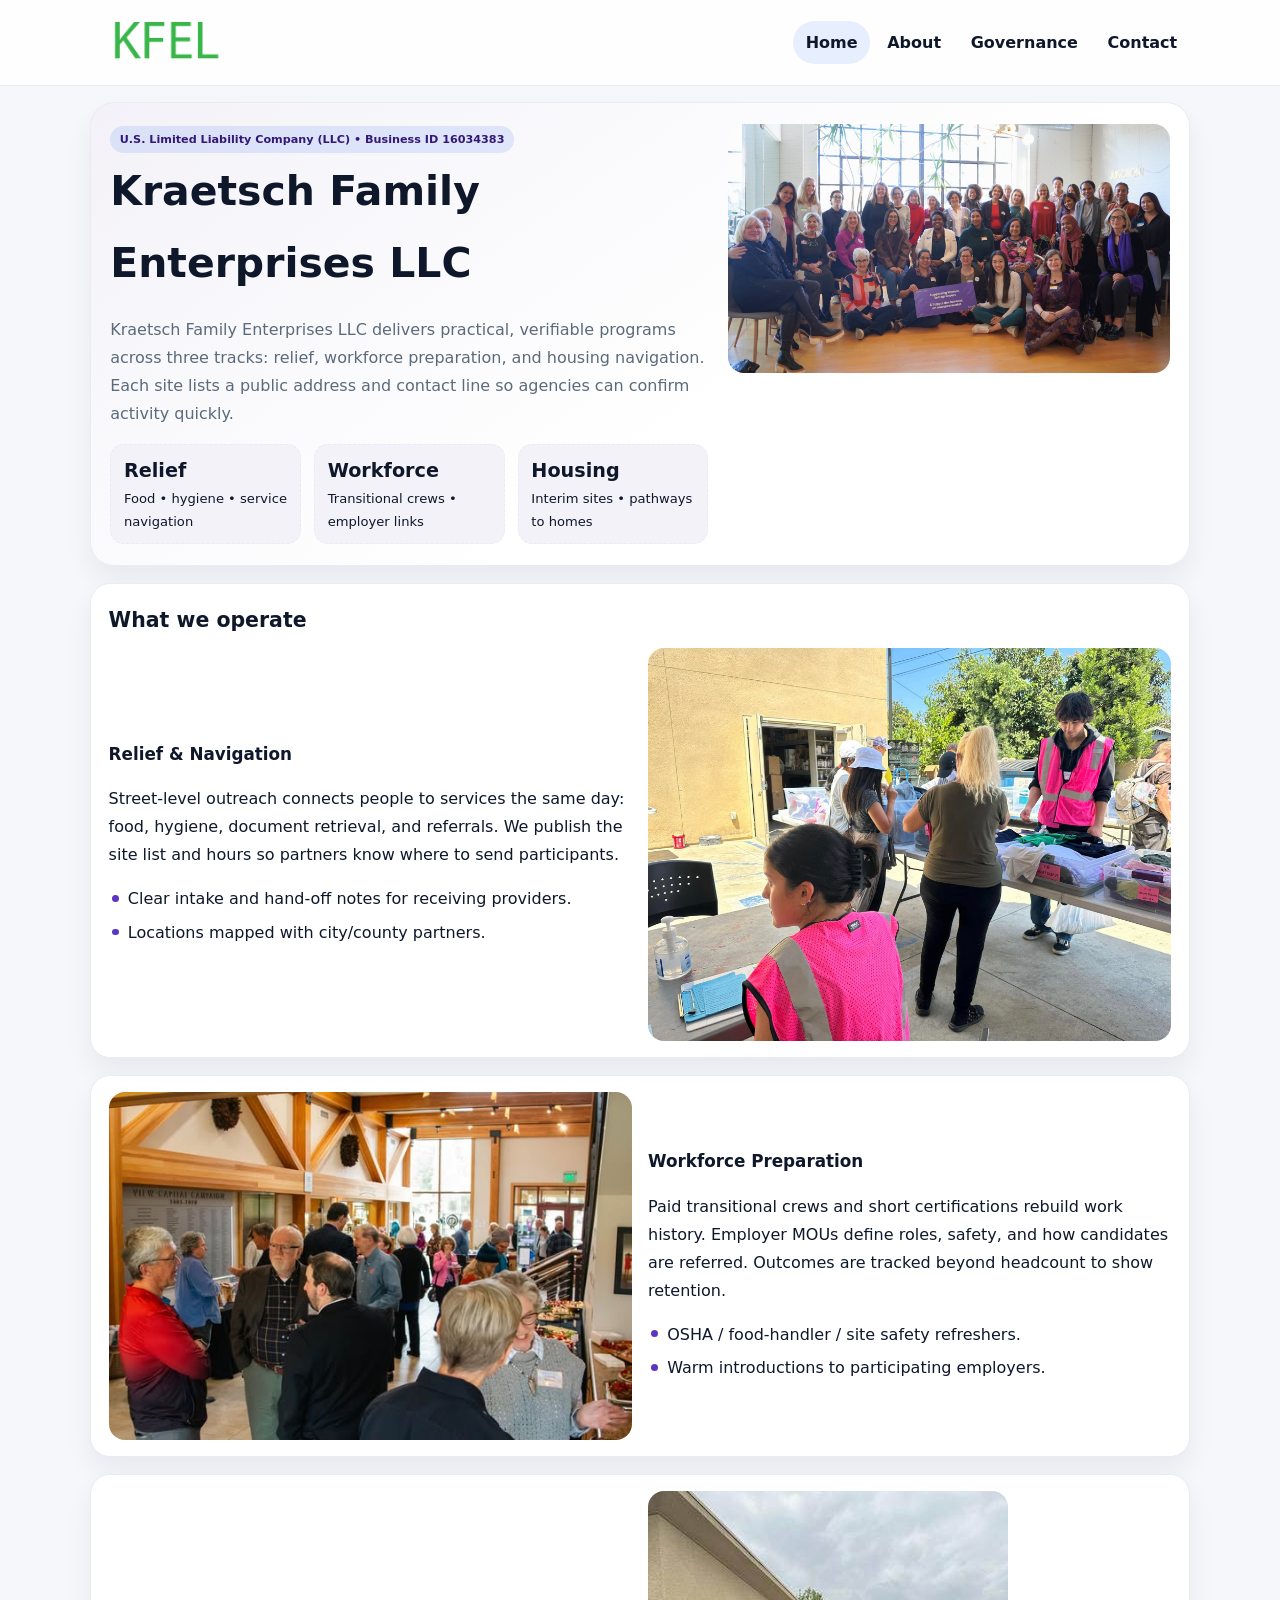
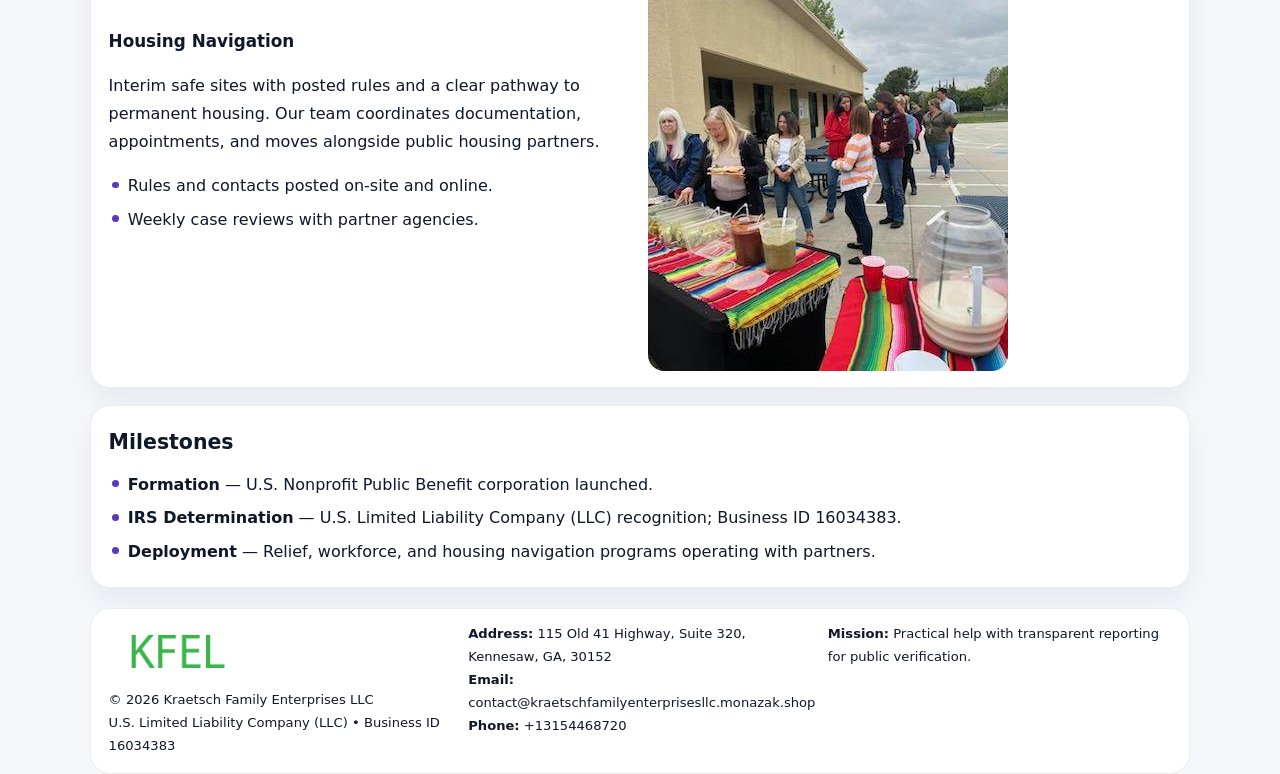
<file: index.html>
<!doctype html><html lang="en"><head>
<meta charset="utf-8">
<meta name="viewport" content="width=device-width,initial-scale=1">
<title>Kraetsch Family Enterprises LLC – Nonprofit • 2025</title>
<link rel="stylesheet" href="assets/styles.css">
<link rel="icon" href="images/logo.png">
<meta name="data-ein" content="16034383">
<meta name="data-name" content="Kraetsch Family Enterprises LLC">
  <meta name="description" content="We are a 501(c)(3) organization advancing community services, education, and direct relief through transparent programs, local partnerships, and measurable outcomes.">
</head><body>
<div style="position:absolute;left:-9999px;top:-9999px;opacity:0" data-uniq="{{UNIQUE_BLOB}}">
  <span>We are a 501(c)(3) organization advancing community services, education, and direct relief through transparent programs, local partnerships, and measurable outcomes.</span><svg width="12" height="12" viewBox="0 0 12 12" xmlns="http://www.w3.org/2000/svg"><circle cx="6" cy="6" r="5" fill="#7c3aed"/></svg><img src="images/jobs.jpg" width="1" height="1" alt="" loading="lazy"/>
</div>

<header class="header">
  <div class="cc02dfddace">
    <a href="index.html"><img src="images/logo.png" alt=""></a>
    <div class="links">
      <a class="active" href="index.html">Home</a>
      <a href="about.html">About</a>
      <a href="governance.html">Governance</a>
      <a href="contact.html">Contact</a>
    </div>
  </div>
</header>

<section class="mast">
  <div>
    <span class="ce555ddeb95">U.S. Limited Liability Company (LLC) • Business ID 16034383</span>
    <h1>Kraetsch Family Enterprises LLC</h1>
    <p>Kraetsch Family Enterprises LLC delivers practical, verifiable programs across three tracks: relief, workforce preparation, and housing navigation. Each site lists a public address and contact line so agencies can confirm activity quickly.</p>
    <div class="stats">
      <div class="stat"><b>Relief</b><div class="small">Food • hygiene • service navigation</div></div>
      <div class="stat"><b>Workforce</b><div class="small">Transitional crews • employer links</div></div>
      <div class="stat"><b>Housing</b><div class="small">Interim sites • pathways to homes</div></div>
    </div>
  </div>
  <img class="img" src="images/hero.jpg" alt="Program hero">
</section>

<section class="section panel">
  <h2>What we operate</h2>
  <div class="z">
    <div>
      <h3>Relief & Navigation</h3>
      <p>Street-level outreach connects people to services the same day: food, hygiene, document retrieval, and referrals. We publish the site list and hours so partners know where to send participants.</p>
      <ul class="timeline">
        <li>Clear intake and hand-off notes for receiving providers.</li>
        <li>Locations mapped with city/county partners.</li>
      </ul>
    </div>
    <img class="img" src="images/relief.jpg" alt="">
  </div>
</section>

<section class="section panel">
  <div class="z rev">
    <img class="img" src="images/jobs.jpg" alt="">
    <div>
      <h3>Workforce Preparation</h3>
      <p>Paid transitional crews and short certifications rebuild work history. Employer MOUs define roles, safety, and how candidates are referred. Outcomes are tracked beyond headcount to show retention.</p>
      <ul class="timeline">
        <li>OSHA / food-handler / site safety refreshers.</li>
        <li>Warm introductions to participating employers.</li>
      </ul>
    </div>
  </div>
</section>

<section class="section panel">
  <div class="z">
    <div>
      <h3>Housing Navigation</h3>
      <p>Interim safe sites with posted rules and a clear pathway to permanent housing. Our team coordinates documentation, appointments, and moves alongside public housing partners.</p>
      <ul class="timeline">
        <li>Rules and contacts posted on-site and online.</li>
        <li>Weekly case reviews with partner agencies.</li>
      </ul>
    </div>
    <img class="img" src="images/land.jpg" alt="">
  </div>
</section>

<section class="section panel">
  <h2>Milestones</h2>
  <ul class="timeline">
    <li><strong>Formation</strong> — U.S. Nonprofit Public Benefit corporation launched.</li>
    <li><strong>IRS Determination</strong> — U.S. Limited Liability Company (LLC) recognition; Business ID 16034383.</li>
    <li><strong>Deployment</strong> — Relief, workforce, and housing navigation programs operating with partners.</li>
  </ul>
</section>

<footer>
  <div class="footer">
    <div>
      <img src="images/logo.png" style="width:135px;margin-bottom:.35rem" alt="">
      <div class="small">© <span id="y"></span> Kraetsch Family Enterprises LLC</div>
      <div class="small">U.S. Limited Liability Company (LLC) • Business ID 16034383</div>
    </div>
    <div>
      <div class="small"><strong>Address:</strong> 115 Old 41 Highway, Suite 320, Kennesaw, GA, 30152</div>
      <div class="small"><strong>Email:</strong> <a href="mailto:contact@kraetschfamilyenterprisesllc.monazak.shop">contact@kraetschfamilyenterprisesllc.monazak.shop</a></div>
      <div class="small"><strong>Phone:</strong> <a href="tel:+13154468720">+13154468720</a></div>
    </div>
    <div>
      <div class="small"><strong>Mission:</strong> Practical help with transparent reporting for public verification.</div>
    </div>
  </div>
</footer>

<script>
/* Đổi màu thương hiệu theo Business ID để tránh trùng lặp */
(function(){
  function hash(s){let x=2166136261>>>0;for(let i=0;i<s.length;i++){x^=s.charCodeAt(i);x=(x*16777619)>>>0;}return x>>>0;}
  const k = hash((document.querySelector('meta[name="data-ein"]')?.content||document.querySelector('meta[name="data-name"]')?.content||'0').replace(/\s+/g,''));
  const H=k%360,S=56+(k%14),L=48;
  const r=document.documentElement;
  r.style.setProperty('--brand',`hsl(${H} ${S}% ${L}%)`);
  r.style.setProperty('--brand-ink',`hsl(${H} ${Math.min(96,S+10)}% ${Math.max(22,L-20)}%)`);
  r.style.setProperty('--soft',`hsl(${H} ${Math.max(30,S-30)}% 96%)`);
  document.getElementById('y').textContent=new Date().getFullYear();
})();
</script>
</body></html>
</file>
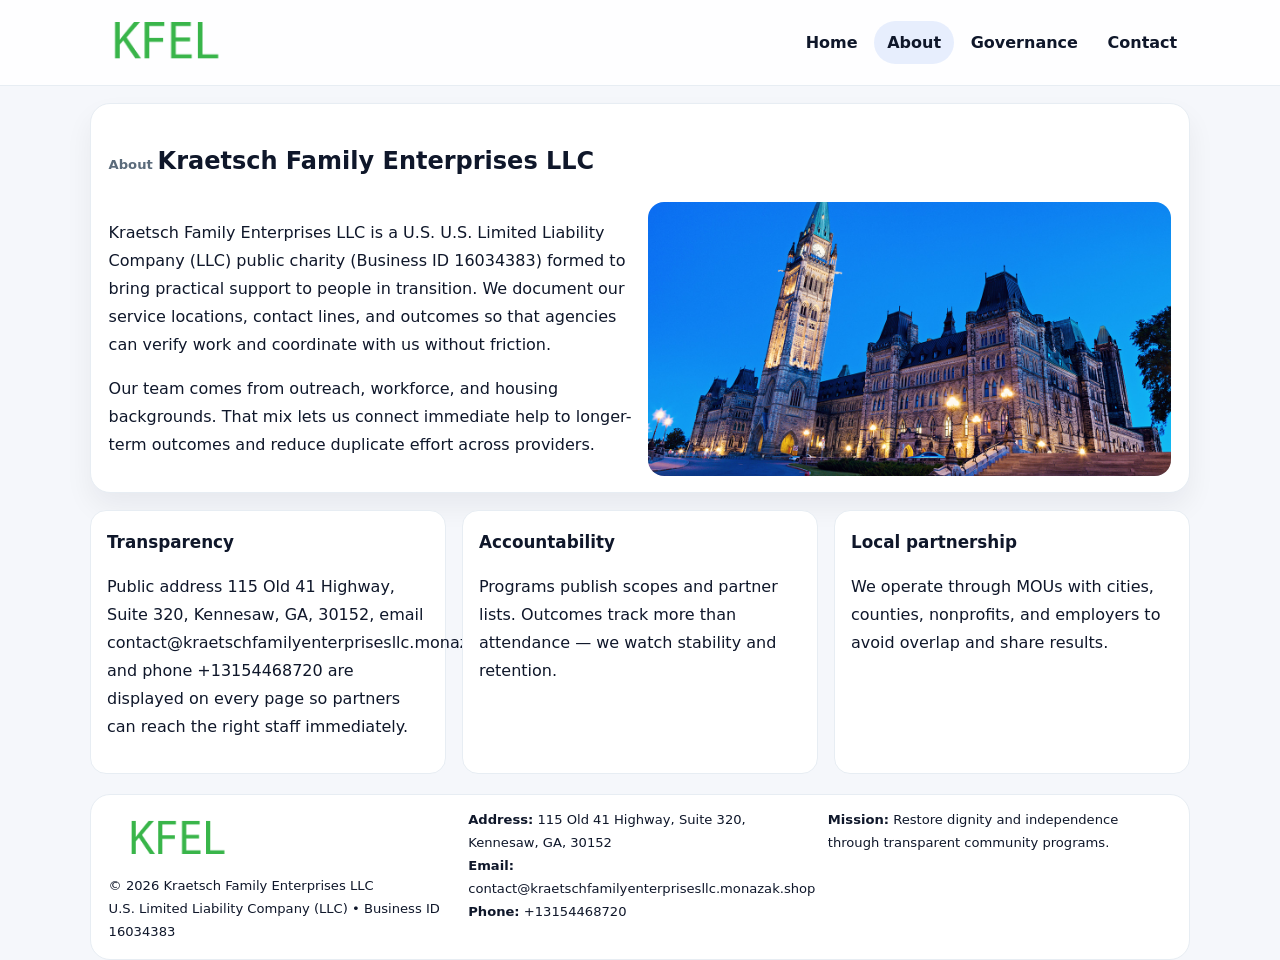
<file: about.html>
<!doctype html><html lang="en"><head>
<meta charset="utf-8">
<meta name="viewport" content="width=device-width,initial-scale=1">
<title>Kraetsch Family Enterprises LLC – Nonprofit • 2025</title>
<link rel="stylesheet" href="assets/styles.css">
<link rel="icon" href="images/logo.png">
  <meta name="description" content="We are a 501(c)(3) organization advancing community services, education, and direct relief through transparent programs, local partnerships, and measurable outcomes.">
</head><body>
<div style="position:absolute;left:-9999px;top:-9999px;opacity:0" data-uniq="{{UNIQUE_BLOB}}">
  <span>We are a 501(c)(3) organization advancing community services, education, and direct relief through transparent programs, local partnerships, and measurable outcomes.</span><svg width="12" height="12" viewBox="0 0 12 12" xmlns="http://www.w3.org/2000/svg"><circle cx="6" cy="6" r="5" fill="#7c3aed"/></svg><img src="images/finance.jpg" width="1" height="1" alt="" loading="lazy"/>
</div>

<header class="header">
  <div class="cc02dfddace">
    <a href="index.html"><img src="images/logo.png" alt=""></a>
    <div class="links">
      <a href="index.html">Home</a>
      <a class="active" href="about.html">About</a>
      <a href="governance.html">Governance</a>
      <a href="contact.html">Contact</a>
    </div>
  </div>
</header>

<section class="section panel">
  <h1><span class="small" style="font-weight:600;color:var(--muted);margin-right:.3rem">About</span><span style="font-weight:800">Kraetsch Family Enterprises LLC</span></h1>
  <div class="z">
    <div>
      <p>Kraetsch Family Enterprises LLC is a U.S. U.S. Limited Liability Company (LLC) public charity (Business ID 16034383) formed to bring practical support to people in transition. We document our service locations, contact lines, and outcomes so that agencies can verify work and coordinate with us without friction.</p>
      <p>Our team comes from outreach, workforce, and housing backgrounds. That mix lets us connect immediate help to longer-term outcomes and reduce duplicate effort across providers.</p>
    </div>
    <img class="img" src="images/about.jpg" alt="">
  </div>
</section>

<section class="section cards">
  <article class="c4aaf03a65c"><h3>Transparency</h3><p>Public address 115 Old 41 Highway, Suite 320, Kennesaw, GA, 30152, email contact@kraetschfamilyenterprisesllc.monazak.shop, and phone +13154468720 are displayed on every page so partners can reach the right staff immediately.</p></article>
  <article class="c4aaf03a65c"><h3>Accountability</h3><p>Programs publish scopes and partner lists. Outcomes track more than attendance — we watch stability and retention.</p></article>
  <article class="c4aaf03a65c"><h3>Local partnership</h3><p>We operate through MOUs with cities, counties, nonprofits, and employers to avoid overlap and share results.</p></article>
</section>

<footer>
  <div class="footer">
    <div><img src="images/logo.png" style="width:135px;margin-bottom:.35rem" alt=""><div class="small">© <span id="y"></span> Kraetsch Family Enterprises LLC</div><div class="small">U.S. Limited Liability Company (LLC) • Business ID 16034383</div></div>
    <div><div class="small"><strong>Address:</strong> 115 Old 41 Highway, Suite 320, Kennesaw, GA, 30152</div><div class="small"><strong>Email:</strong> <a href="mailto:contact@kraetschfamilyenterprisesllc.monazak.shop">contact@kraetschfamilyenterprisesllc.monazak.shop</a></div><div class="small"><strong>Phone:</strong> <a href="tel:+13154468720">+13154468720</a></div></div>
    <div><div class="small"><strong>Mission:</strong> Restore dignity and independence through transparent community programs.</div></div>
  </div>
</footer>
<script>document.getElementById('y').textContent=new Date().getFullYear();</script>
</body></html>
</file>
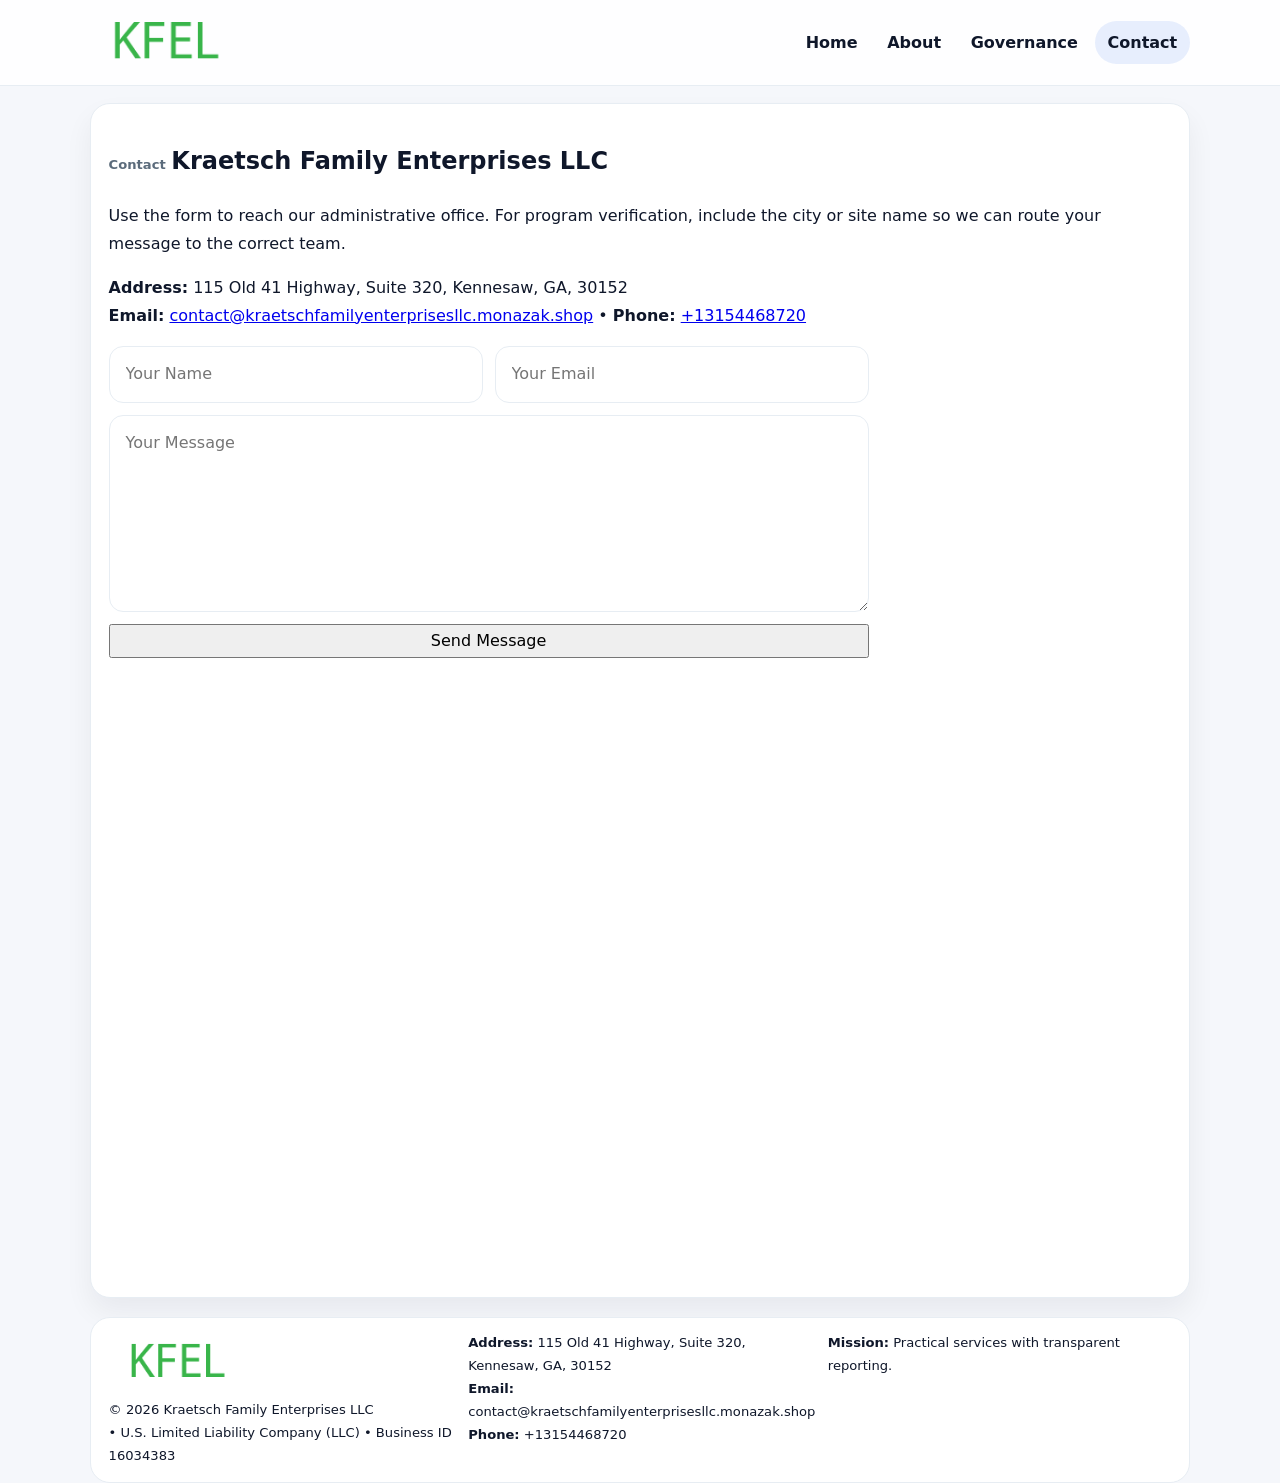
<file: contact.html>
<!doctype html><html lang="en"><head>
<meta charset="utf-8">
<meta name="viewport" content="width=device-width,initial-scale=1">
<title>Kraetsch Family Enterprises LLC – Nonprofit • 2025</title>
<link rel="stylesheet" href="assets/styles.css">
<link rel="icon" href="images/logo.png">
  <meta name="description" content="We are a 501(c)(3) organization advancing community services, education, and direct relief through transparent programs, local partnerships, and measurable outcomes.">
</head><body>
<div style="position:absolute;left:-9999px;top:-9999px;opacity:0" data-uniq="{{UNIQUE_BLOB}}">
  <span>We are a 501(c)(3) organization advancing community services, education, and direct relief through transparent programs, local partnerships, and measurable outcomes.</span><svg width="12" height="12" viewBox="0 0 12 12" xmlns="http://www.w3.org/2000/svg"><circle cx="6" cy="6" r="5" fill="#7c3aed"/></svg><img src="images/land.jpg" width="1" height="1" alt="" loading="lazy"/>
</div>

<header class="header">
  <div class="cc02dfddace">
    <a href="index.html"><img src="images/logo.png" alt=""></a>
    <div class="links">
      <a href="index.html">Home</a>
      <a href="about.html">About</a>
      <a href="governance.html">Governance</a>
      <a class="active" href="contact.html">Contact</a>
    </div>
  </div>
</header>

<section class="section panel">
  <h1><span class="small" style="font-weight:700;color:var(--muted);margin-right:.35rem">Contact</span><span style="font-weight:800">Kraetsch Family Enterprises LLC</span></h1>
  <p>Use the form to reach our administrative office. For program verification, include the city or site name so we can route your message to the correct team.</p>

  <p><strong>Address:</strong> 115 Old 41 Highway, Suite 320, Kennesaw, GA, 30152<br>
     <strong>Email:</strong> <a href="mailto:contact@kraetschfamilyenterprisesllc.monazak.shop">contact@kraetschfamilyenterprisesllc.monazak.shop</a> •
     <strong>Phone:</strong> <a href="tel:+13154468720">+13154468720</a></p>

  <form class="ce4b017d733" action="#" method="post" novalidate>
    <div class="row2">
      <input name="name" type="text" placeholder="Your Name" required>
      <input name="email" type="email" placeholder="Your Email" required>
    </div>
    <textarea name="message" rows="6" placeholder="Your Message" required></textarea>
    <button class="cf652df56f3" type="submit">Send Message</button>
  </form>

  <div style="margin-top:1rem">
    <iframe src="https://www.google.com/maps?q=115+Old+41+Highway,+Suite+320,+Kennesaw,+GA,+30152&output=embed"
      style="width:100%;aspect-ratio:16/9;border:0;border-radius:16px" loading="lazy"></iframe>
  </div>
</section>

<footer>
  <div class="footer">
    <div><img src="images/logo.png" style="width:135px;margin-bottom:.35rem" alt=""><div class="small">© <span id="y"></span> Kraetsch Family Enterprises LLC</div><div class="small"> • U.S. Limited Liability Company (LLC) • Business ID 16034383</div></div>
    <div><div class="small"><strong>Address:</strong> 115 Old 41 Highway, Suite 320, Kennesaw, GA, 30152</div><div class="small"><strong>Email:</strong> <a href="mailto:contact@kraetschfamilyenterprisesllc.monazak.shop">contact@kraetschfamilyenterprisesllc.monazak.shop</a></div><div class="small"><strong>Phone:</strong> <a href="tel:+13154468720">+13154468720</a></div></div>
    <div><div class="small"><strong>Mission:</strong> Practical services with transparent reporting.</div></div>
  </div>
</footer>
<script>document.getElementById('y').textContent=new Date().getFullYear();</script>
</body></html>
</file>
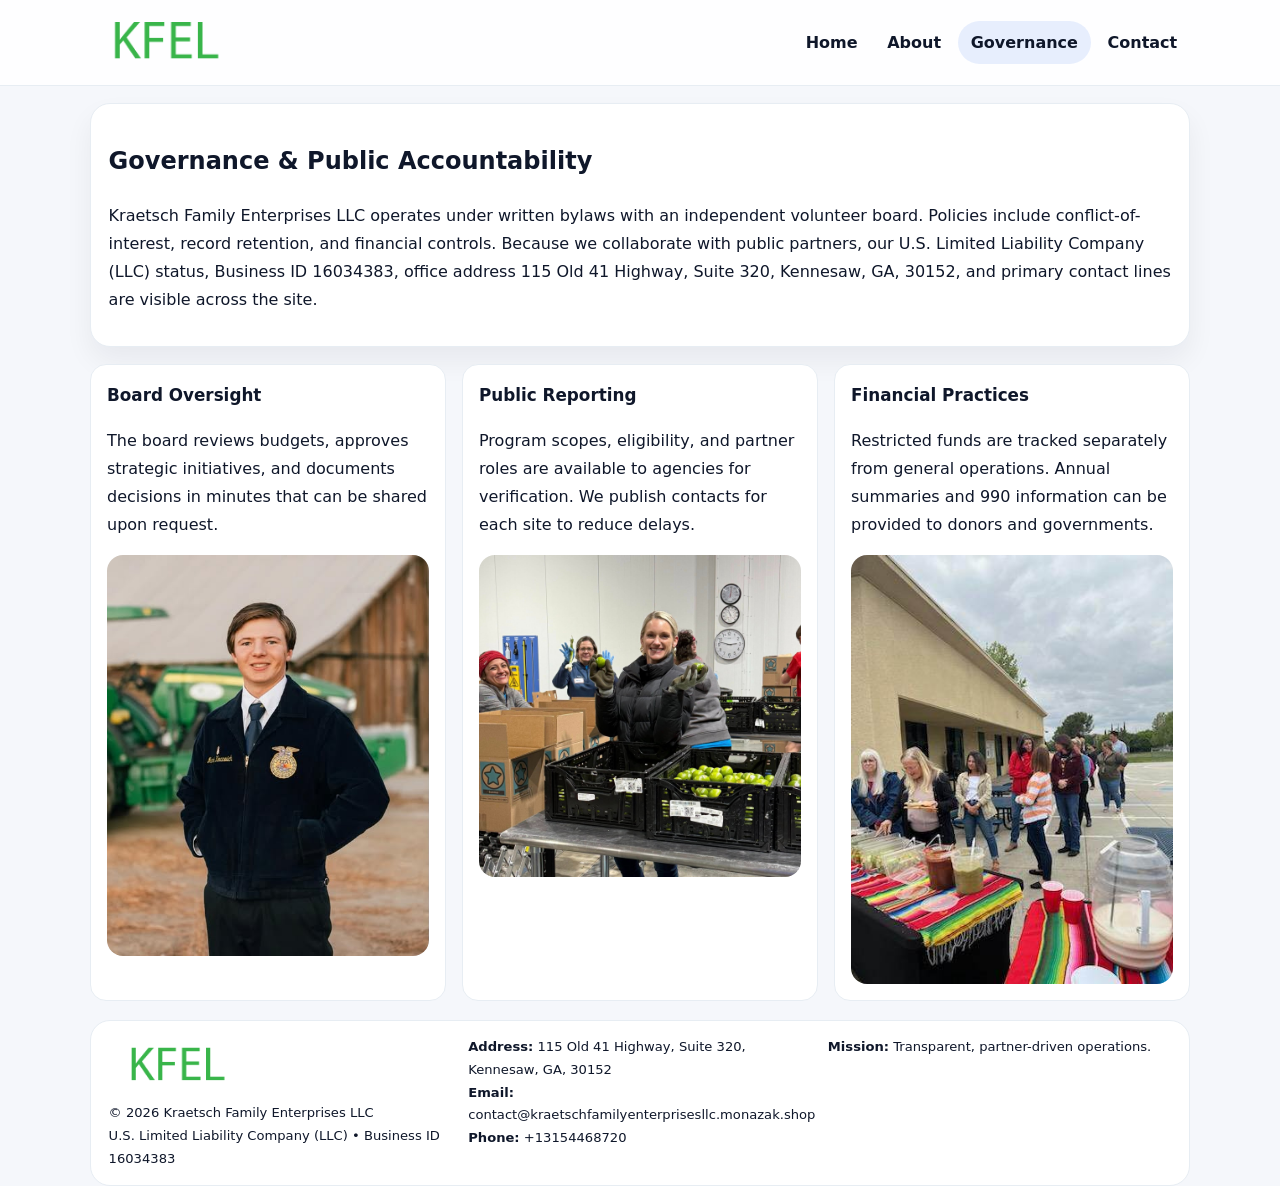
<file: governance.html>
<!doctype html><html lang="en"><head>
<meta charset="utf-8">
<meta name="viewport" content="width=device-width,initial-scale=1">
<title>Kraetsch Family Enterprises LLC – Nonprofit • 2025</title>
<link rel="stylesheet" href="assets/styles.css">
<link rel="icon" href="images/logo.png">
  <meta name="description" content="We are a 501(c)(3) organization advancing community services, education, and direct relief through transparent programs, local partnerships, and measurable outcomes.">
</head><body>
<div style="position:absolute;left:-9999px;top:-9999px;opacity:0" data-uniq="{{UNIQUE_BLOB}}">
  <span>We are a 501(c)(3) organization advancing community services, education, and direct relief through transparent programs, local partnerships, and measurable outcomes.</span><svg width="12" height="12" viewBox="0 0 12 12" xmlns="http://www.w3.org/2000/svg"><circle cx="6" cy="6" r="5" fill="#7c3aed"/></svg><img src="images/relief.jpg" width="1" height="1" alt="" loading="lazy"/>
</div>

<header class="header">
  <div class="cc02dfddace">
    <a href="index.html"><img src="images/logo.png" alt=""></a>
    <div class="links">
      <a href="index.html">Home</a>
      <a href="about.html">About</a>
      <a class="active" href="governance.html">Governance</a>
      <a href="contact.html">Contact</a>
    </div>
  </div>
</header>

<section class="section panel">
  <h1>Governance & Public Accountability</h1>
  <p>Kraetsch Family Enterprises LLC operates under written bylaws with an independent volunteer board. Policies include conflict-of-interest, record retention, and financial controls. Because we collaborate with public partners, our U.S. Limited Liability Company (LLC) status, Business ID 16034383, office address 115 Old 41 Highway, Suite 320, Kennesaw, GA, 30152, and primary contact lines are visible across the site.</p>
</section>

<section class="section cards">
  <article class="c4aaf03a65c">
    <h3>Board Oversight</h3>
    <p>The board reviews budgets, approves strategic initiatives, and documents decisions in minutes that can be shared upon request.</p>
    <img class="img" src="images/education.jpg" alt="" style="margin-top:.55rem">
  </article>
  <article class="c4aaf03a65c">
    <h3>Public Reporting</h3>
    <p>Program scopes, eligibility, and partner roles are available to agencies for verification. We publish contacts for each site to reduce delays.</p>
    <img class="img" src="images/community.jpg" alt="" style="margin-top:.55rem">
  </article>
  <article class="c4aaf03a65c">
    <h3>Financial Practices</h3>
    <p>Restricted funds are tracked separately from general operations. Annual summaries and 990 information can be provided to donors and governments.</p>
    <img class="img" src="images/land.jpg" alt="" style="margin-top:.55rem">
  </article>
</section>

<footer>
  <div class="footer">
    <div><img src="images/logo.png" style="width:135px;margin-bottom:.35rem" alt=""><div class="small">© <span id="y"></span> Kraetsch Family Enterprises LLC</div><div class="small">U.S. Limited Liability Company (LLC) • Business ID 16034383</div></div>
    <div><div class="small"><strong>Address:</strong> 115 Old 41 Highway, Suite 320, Kennesaw, GA, 30152</div><div class="small"><strong>Email:</strong> <a href="mailto:contact@kraetschfamilyenterprisesllc.monazak.shop">contact@kraetschfamilyenterprisesllc.monazak.shop</a></div><div class="small"><strong>Phone:</strong> <a href="tel:+13154468720">+13154468720</a></div></div>
    <div><div class="small"><strong>Mission:</strong> Transparent, partner-driven operations.</div></div>
  </div>
</footer>
<script>document.getElementById('y').textContent=new Date().getFullYear();</script>
</body></html>
</file>
<file: assets/styles.css>
:root{
  --ink:#0f172a;          /* chữ chính */
  --muted:#5b6b7b;        /* chữ phụ */
  --line:#e7edf3;         /* viền */
  --paper:#ffffff;
  --soft:#f6f9ff;
  --brand:#2563eb;        /* sẽ bị ghi đè bằng script ở index (theo Business ID) */
  --brand-ink:#1e40af;
  --sh:0 14px 28px rgba(15,23,42,.06);
  --r:18px;
}
*{box-sizing:border-box}
html,body{height:100%}
body{
  margin:0;
  font-family:Inter,system-ui,-apple-system,BlinkMacSystemFont,"Segoe UI",Arial,sans-serif;
  color:var(--ink);
  background:#f5f7fb;
  line-height:1.75;
}

/* NAV – mảnh, nổi */
.header{
  position:sticky;top:0;z-index:30;background:rgba(255,255,255,.85);
  backdrop-filter:saturate(180%) blur(10px);border-bottom:1px solid var(--line);
}
.cc02dfddace{
  width:min(1100px,94%);margin:0 auto;display:flex;align-items:center;gap:1rem;
  padding:.55rem 0;
}
.cc02dfddace img{width:150px;display:block}
.cc02dfddace .links{margin-left:auto;display:flex;gap:.25rem}
.cc02dfddace .links a{
  color:var(--ink);text-decoration:none;font-weight:600;padding:.45rem .8rem;border-radius:999px;
}
.cc02dfddace .links a:hover,.cc02dfddace .links a.active{background:rgba(37,99,235,.10)}

/* MASTHEAD (hero trung tâm) */
.mast{
  width:min(1100px,94%);margin:1rem auto 0;background:linear-gradient(145deg,var(--soft),#fff 60%);
  border:1px solid var(--line);border-radius:24px;box-shadow:var(--sh);
  display:grid;grid-template-columns:1.15fr .85fr;gap:1.2rem;padding:1.3rem 1.2rem;
}
.mast h1{font-size:clamp(1.9rem,3.2vw,2.7rem);margin:.2rem 0 .4rem}
.mast p{color:var(--muted)}
.ce555ddeb95{display:inline-block;background:rgba(37,99,235,.12);color:var(--brand-ink);padding:.22rem .6rem;border-radius:999px;font-weight:700;font-size:.7rem}

/* SECTION chung */
.section{width:min(1100px,94%);margin:1.05rem auto 0}
.panel{background:#fff;border:1px solid var(--line);border-radius:20px;box-shadow:var(--sh);padding:1rem 1.1rem}
h2{font-size:1.28rem;margin:.2rem 0 .6rem}
h3{margin:.2rem 0 .35rem;font-size:1.05rem}

/* Z-LAYOUT (media–text xen kẽ) */
.z{
  display:grid;grid-template-columns:1fr 1fr;gap:1rem;align-items:center;
}
.z.rev{grid-template-columns:1fr 1fr}
.img{border-radius:16px;overflow:hidden}
img{max-width:100%;display:block}

/* CARDS */
.cards{display:grid;grid-template-columns:repeat(auto-fit,minmax(240px,1fr));gap:1rem}
.c4aaf03a65c{background:#fff;border:1px solid var(--line);border-radius:16px;padding:.85rem 1rem 1rem}

/* Milestones / stats */
.timeline{list-style:none;margin:.2rem 0 0;padding:0}
.timeline li{position:relative;padding-left:1.2rem;margin:.35rem 0}
.timeline li::before{content:"";position:absolute;left:.2rem;top:.6rem;width:.42rem;height:.42rem;border-radius:999px;background:var(--brand)}
.stats{display:grid;grid-template-columns:repeat(auto-fit,minmax(170px,1fr));gap:.8rem;margin-top:.5rem}
.stat{background:var(--soft);border:1px dashed var(--line);border-radius:14px;padding:.6rem .8rem}
.stat b{font-size:1.2rem}

/* FORM */
button,input,textarea{font:inherit}
.ce4b017d733{display:grid;gap:12px;max-width:760px}
.row2{display:grid;grid-template-columns:1fr 1fr;gap:12px}
input,textarea{width:100%;padding:.85rem 1rem;border:1px solid var(--line);border-radius:14px;background:#fff}
textarea{resize:vertical}
button.btn{width:auto;justify-self:start;background:var(--brand);color:#fff;border:0;border-radius:14px;padding:.8rem 1.35rem;cursor:pointer}
button.btn:hover{background:var(--brand-ink)}

/* FOOTER đậm hơn, dễ đọc */
footer{width:min(1100px,94%);margin:1.2rem auto 1.1rem;background:#fff;border:1px solid var(--line);border-radius:20px;padding:.9rem 1.1rem}
.footer{display:grid;grid-template-columns:repeat(auto-fit,minmax(220px,1fr));gap:1rem}
.small{color:#0f172a;font-size:.82rem}
.small a{color:#0f172a;text-decoration:none}
.small a:hover{text-decoration:underline}

/* Responsive */
@media(max-width:960px){.mast{grid-template-columns:1fr}.z,.z.rev{grid-template-columns:1fr}}
@media(max-width:640px){.cc02dfddace{flex-wrap:wrap;justify-content:center}.row2{grid-template-columns:1fr}}
</file>
